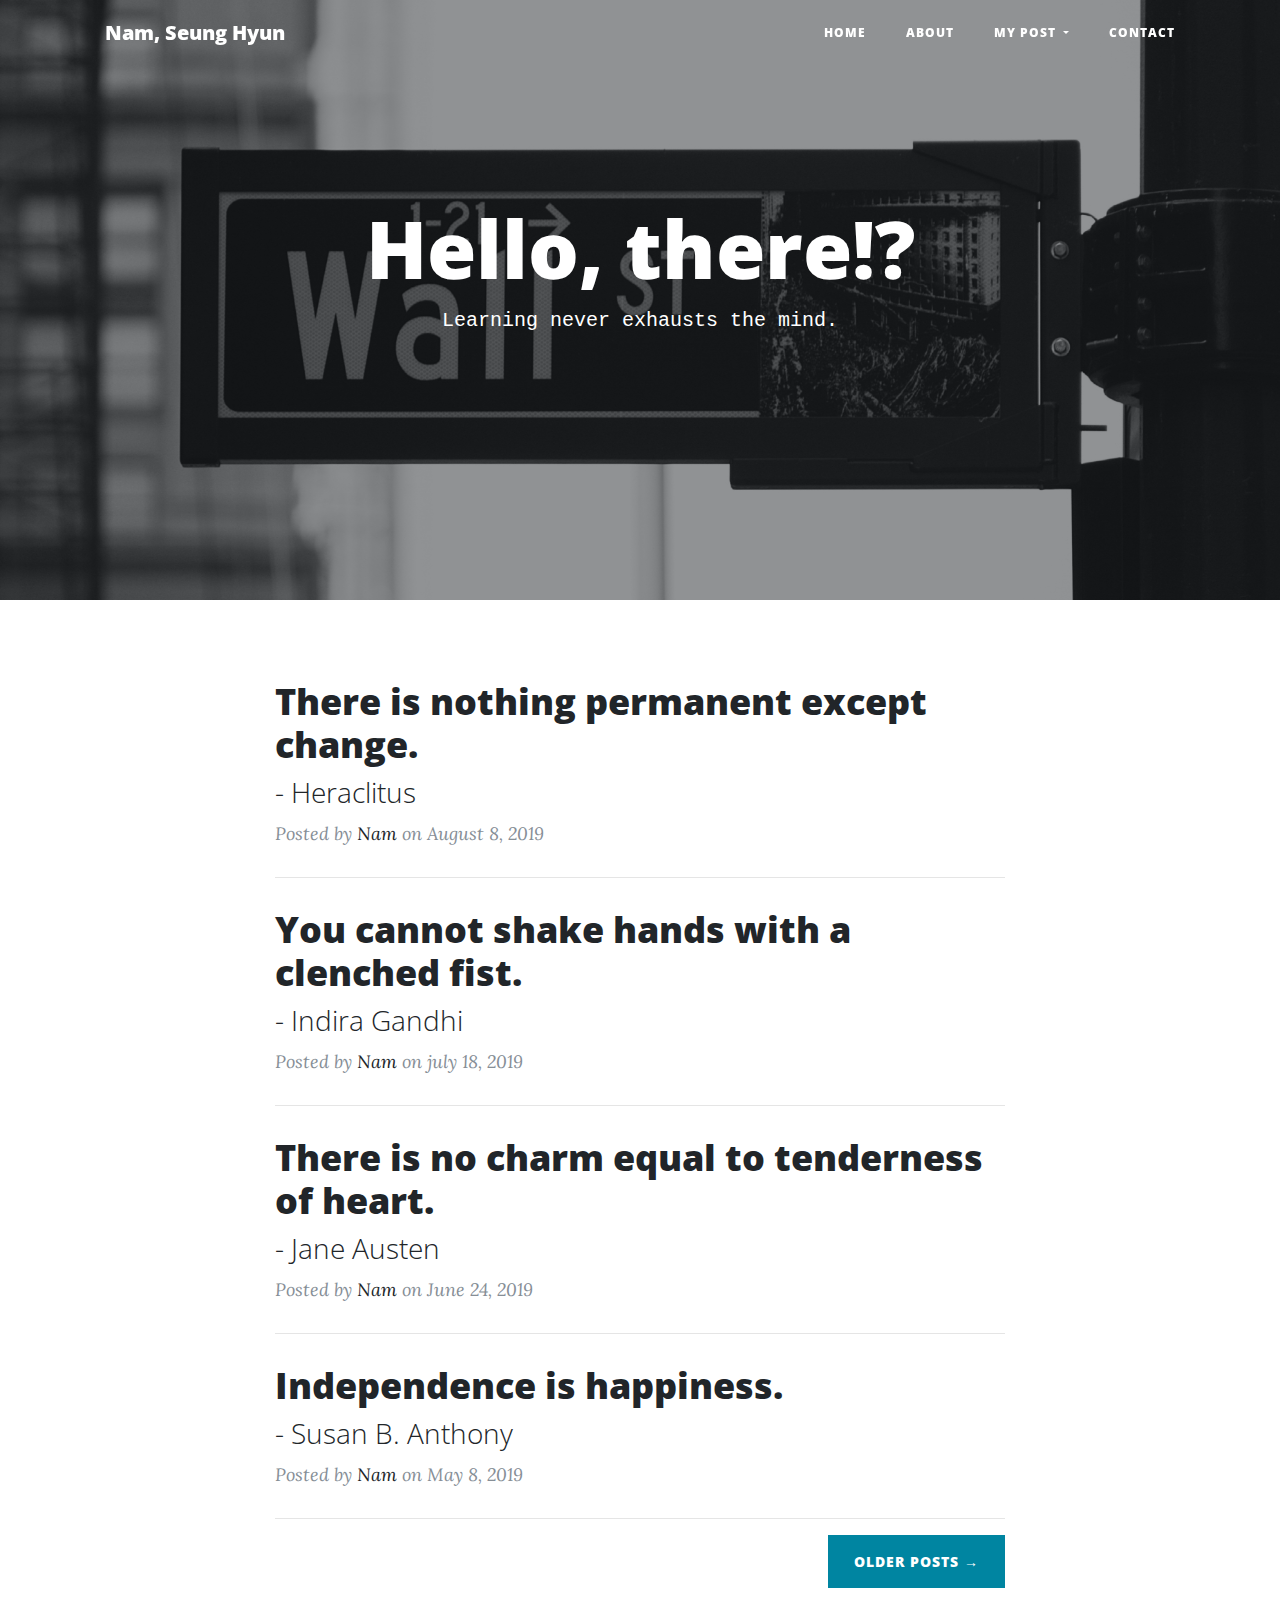
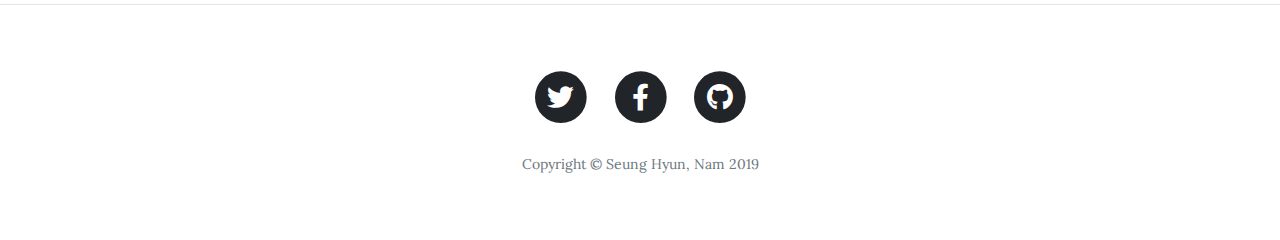
<file: index.html>
<!DOCTYPE html>
<html lang="ko">

<head>

  <meta charset="utf-8">
  <meta name="viewport" content="width=device-width, initial-scale=1, shrink-to-fit=no">
  <meta name="description" content="">
  <meta name="author" content="">

  <title>Clean Blog - Start Bootstrap Theme</title>

  <!-- Bootstrap core CSS -->
  <link href="vendor/bootstrap/css/bootstrap.min.css" rel="stylesheet">

  <!-- Custom fonts for this template -->
  <link href="vendor/fontawesome-free/css/all.min.css" rel="stylesheet" type="text/css">
  <link href='https://fonts.googleapis.com/css?family=Lora:400,700,400italic,700italic' rel='stylesheet'
    type='text/css'>
  <link
    href='https://fonts.googleapis.com/css?family=Open+Sans:300italic,400italic,600italic,700italic,800italic,400,300,600,700,800'
    rel='stylesheet' type='text/css'>

  <!-- Custom styles for this template -->
  <link href="css/clean-blog.css" rel="stylesheet">
  <link rel="stylesheet" href="https://cdnjs.cloudflare.com/ajax/libs/animate.css/3.7.2/animate.min.css">
</head>

<body>

  <!-- Navigation -->
  <nav class="navbar navbar-expand-lg navbar-light fixed-top" id="mainNav">
    <div class="container">
      <a class="navbar-brand" href="index.html">Nam, Seung Hyun</a>
      <button class="navbar-toggler navbar-toggler-right" type="button" data-toggle="collapse"
        data-target="#navbarResponsive" aria-controls="navbarResponsive" aria-expanded="false"
        aria-label="Toggle navigation">
        Menu
        <i class="fas fa-bars"></i>
      </button>
      <div class="collapse navbar-collapse" id="navbarResponsive">
        <ul class="navbar-nav ml-auto">
          <li class="nav-item">
            <a class="nav-link" href="index.html">Home</a>
          </li>
          <li class="nav-item">
            <a class="nav-link" href="about.html">About</a>
          </li>
          <li class="nav-item dropdown">
            <a class="nav-link dropdown-toggle" href="#" id="navbarDropdown" role="button" data-toggle="dropdown"
              aria-haspopup="true" aria-expanded="false">
              My post
              <div class="dropdown-menu" aria-labelledby="navbarDropdown">
                <a class="dropdown-item" href="post.html">My post</a>
                <a class="dropdown-item" href="#">R programing</a>
                <a class="dropdown-item" href="#">Maching Learning</a>
                <a class="dropdown-item" href="#">Python</a>
                <a class="dropdown-item" href="#">HTML & CSS</a>
                <a class="dropdown-item" href="#">Django</a>
                <div class="dropdown-divider"></div>
                <a class="dropdown-item" href="#">Something else here</a>
              </div>
          </li>
          <li class="nav-item">
            <a class="nav-link" href="contact.html">Contact</a>
          </li>
        </ul>
      </div>
    </div>
  </nav>

  <!-- Page Header -->
  <header class="masthead hov" style="background-image: url('img/home-bg.jpg'); height: 600px;">
    <div class="overlay"></div>
    <div class="container">
      <div class="row">
        <div class="col-lg-8 col-md-10 mx-auto">
          <div class="site-heading">
            <h1 class="txt animated shake">Hello, there!?</h1>
            <span class="text-monospace">Learning never exhausts the mind.</span>
          </div>
        </div>
      </div>
    </div>
  </header>

  <!-- Main Content -->
  <div class="container">
    <div class="row">
      <div class="col-lg-8 col-md-10 mx-auto">
        <div class="post-preview">
          <a href="post.html">
            <h2 class="post-title">
              There is nothing permanent except change.
            </h2>
            <h3 class="post-subtitle">
              - Heraclitus
            </h3>
          </a>
          <p class="post-meta">Posted by
            <a href="#">Nam</a>
            on August 8, 2019</p>
        </div>
        <hr>
        <div class="post-preview">
          <a href="post.html">
            <h2 class="post-title">
              You cannot shake hands with a clenched fist.
            </h2>
            <h3 class="post-subtitle">
              - Indira Gandhi
            </h3>
          </a>
          <p class="post-meta">Posted by
            <a href="#">Nam</a>
            on july 18, 2019</p>
        </div>
        <hr>
        <div class="post-preview">
          <a href="post.html">
            <h2 class="post-title">
              There is no charm equal to tenderness of heart.
            </h2>
            <h3 class="post-subtitle">
              - Jane Austen
            </h3>
          </a>
          <p class="post-meta">Posted by
            <a href="#">Nam</a>
            on June 24, 2019</p>
        </div>
        <hr>
        <div class="post-preview">
          <a href="post.html">
            <h2 class="post-title">
              Independence is happiness.
            </h2>
            <h3 class="post-subtitle">
              - Susan B. Anthony
            </h3>
          </a>
          <p class="post-meta">Posted by
            <a href="#">Nam</a>
            on May 8, 2019</p>
        </div>
        <hr>
        <!-- Pager -->
        <div class="clearfix">
          <a class="btn btn-primary float-right" href="#">Older Posts &rarr;</a>
        </div>
      </div>
    </div>
  </div>

  <hr>

  <!-- Footer -->
  <footer>
    <div class="container">
      <div class="row">
        <div class="col-lg-8 col-md-10 mx-auto">
          <ul class="list-inline text-center">
            <li class="list-inline-item">
              <a href="#">
                <span class="fa-stack fa-lg">
                  <i class="fas fa-circle fa-stack-2x"></i>
                  <i class="fab fa-twitter fa-stack-1x fa-inverse"></i>
                </span>
              </a>
            </li>
            <li class="list-inline-item">
              <a href="#">
                <span class="fa-stack fa-lg">
                  <i class="fas fa-circle fa-stack-2x"></i>
                  <i class="fab fa-facebook-f fa-stack-1x fa-inverse"></i>
                </span>
              </a>
            </li>
            <li class="list-inline-item">
              <a href="#">
                <span class="fa-stack fa-lg">
                  <i class="fas fa-circle fa-stack-2x"></i>
                  <i class="fab fa-github fa-stack-1x fa-inverse"></i>
                </span>
              </a>
            </li>
          </ul>
          <p class="copyright text-muted">Copyright &copy; Seung Hyun, Nam 2019</p>
        </div>
      </div>
    </div>
  </footer>


  <script src="https://code.jquery.com/jquery-3.3.1.slim.min.js"
    integrity="sha384-q8i/X+965DzO0rT7abK41JStQIAqVgRVzpbzo5smXKp4YfRvH+8abtTE1Pi6jizo" crossorigin="anonymous">
  </script>
  <script src="https://cdnjs.cloudflare.com/ajax/libs/popper.js/1.14.7/umd/popper.min.js"
    integrity="sha384-UO2eT0CpHqdSJQ6hJty5KVphtPhzWj9WO1clHTMGa3JDZwrnQq4sF86dIHNDz0W1" crossorigin="anonymous">
  </script>
  <script src="https://stackpath.bootstrapcdn.com/bootstrap/4.3.1/js/bootstrap.min.js"
    integrity="sha384-JjSmVgyd0p3pXB1rRibZUAYoIIy6OrQ6VrjIEaFf/nJGzIxFDsf4x0xIM+B07jRM" crossorigin="anonymous">
  </script>

  <!-- Custom scripts for this template -->
  <script src="js/clean-blog.min.js"></script>

</body>

</html>
</file>
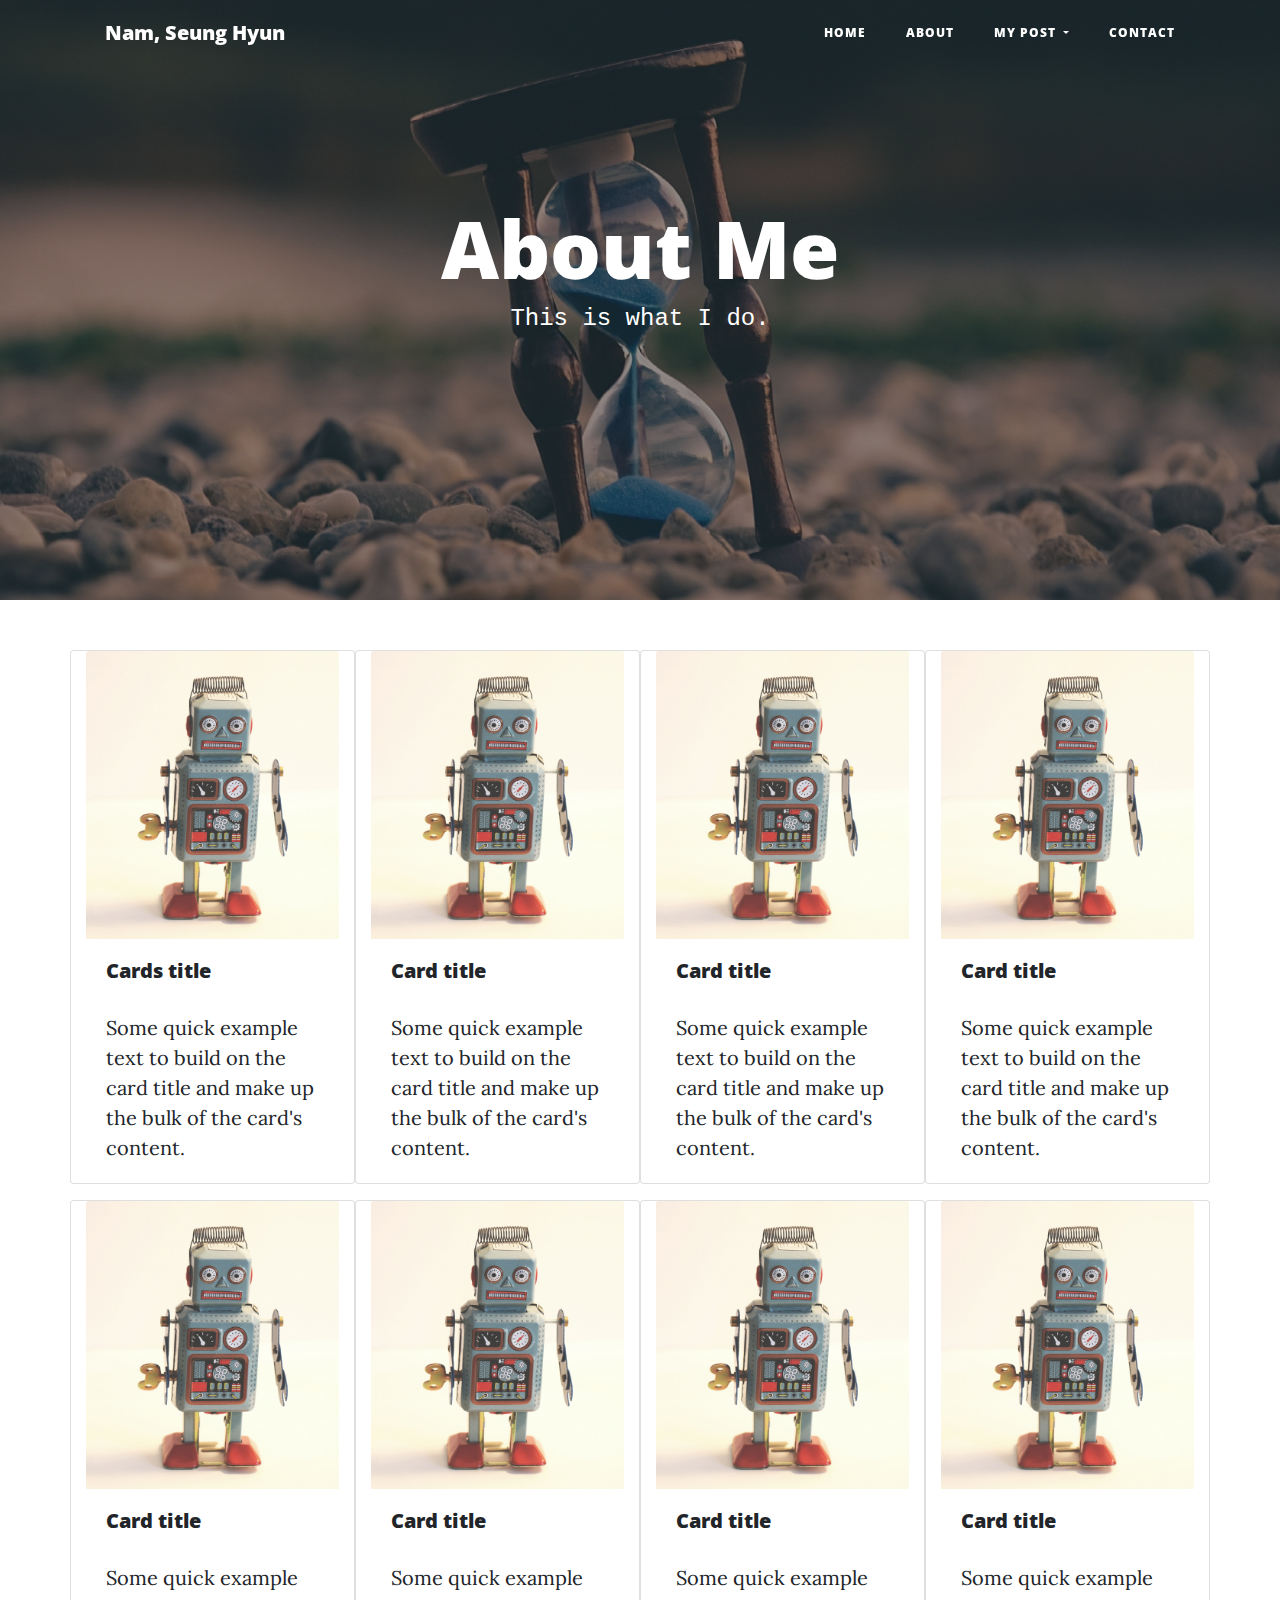
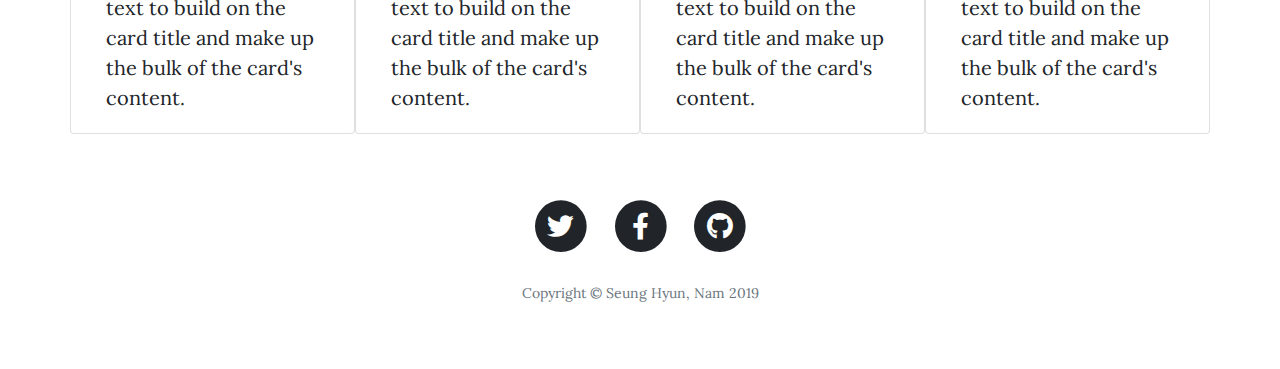
<file: about.html>
<!DOCTYPE html>
<html lang="ko">

<head>

  <meta charset="utf-8">
  <meta name="viewport" content="width=device-width, initial-scale=1, shrink-to-fit=no">
  <meta name="description" content="">
  <meta name="author" content="">

  <title>Clean Blog - Start Bootstrap Theme</title>

  <!-- Bootstrap core CSS -->
  <link href="vendor/bootstrap/css/bootstrap.css" rel="stylesheet">

  <!-- Custom fonts for this template -->
  <link href="vendor/fontawesome-free/css/all.min.css" rel="stylesheet" type="text/css">
  <link href='https://fonts.googleapis.com/css?family=Lora:400,700,400italic,700italic' rel='stylesheet'
    type='text/css'>
  <link
    href='https://fonts.googleapis.com/css?family=Open+Sans:300italic,400italic,600italic,700italic,800italic,400,300,600,700,800'
    rel='stylesheet' type='text/css'>

  <!-- Custom styles for this template -->
  <link href="css/clean-blog.css" rel="stylesheet">
  <link rel="stylesheet" href="https://cdnjs.cloudflare.com/ajax/libs/animate.css/3.7.2/animate.min.css">
</head>

<body>

  <!-- Navigation -->
  <nav class="navbar navbar-expand-lg navbar-light fixed-top" id="mainNav">
    <div class="container">
      <a class="navbar-brand" href="index.html">Nam, Seung Hyun</a>
      <button class="navbar-toggler navbar-toggler-right" type="button" data-toggle="collapse"
        data-target="#navbarResponsive" aria-controls="navbarResponsive" aria-expanded="false"
        aria-label="Toggle navigation">
        Menu
        <i class="fas fa-bars"></i>
      </button>
      <div class="collapse navbar-collapse" id="navbarResponsive">
        <ul class="navbar-nav ml-auto">
          <li class="nav-item">
            <a class="nav-link" href="index.html">Home</a>
          </li>
          <li class="nav-item">
            <a class="nav-link" href="about.html">About</a>
          </li>
          <li class="nav-item dropdown">
            <a class="nav-link dropdown-toggle" href="#" id="navbarDropdown" role="button" data-toggle="dropdown"
              aria-haspopup="true" aria-expanded="false">
              My post
              <div class="dropdown-menu" aria-labelledby="navbarDropdown">
                <a class="dropdown-item" href="post.html">My post</a>
                <a class="dropdown-item" href="#">R</a>
                <a class="dropdown-item" href="#">Maching Learning</a>
                <a class="dropdown-item" href="#">Python</a>
                <a class="dropdown-item" href="#">HTML & CSS</a>
                <a class="dropdown-item" href="#">Django</a>
                <div class="dropdown-divider"></div>
                <a class="dropdown-item" href="#">Something else here</a>
              </div>
          </li>
          <li class="nav-item">
            <a class="nav-link" href="contact.html">Contact</a>
          </li>
        </ul>
      </div>
    </div>
  </nav>

  <!-- Page Header -->
  <header class="masthead hov" style="background-image: url('img/about-bg.jpg'); height: 600px;">
    <div class="overlay"></div>
    <div class="container">
      <div class="row">
        <div class="col-lg-8 col-md-10 mx-auto">
          <div class="page-heading">
            <h1 class="txta animated bounce">About Me</h1>
            <span class="subheading text-monospace">This is what I do.</span>
          </div>
        </div>
      </div>
    </div>
  </header>

  <!-- Main Content -->
  <div class="container mt-3">
    <div class="row justify-content-around">
      <div class="card col-12 col-sm-6 col-md-4 col-lg-3 mb-3" style="width: 15rem;">
        <img src="img/robot.jpg" class="card-img-top" alt="#">
        <div class="card-body">
          <h5 class="card-title">Cards title</h5>
          <p class="card-text">Some quick example text to build on the card title and make up the bulk of the card's
            content.</p>
        </div>
      </div>
      <div class="card col-12 col-sm-6 col-md-4 col-lg-3 mb-3" style="width: 15rem;">
        <img src="img/robot.jpg" class="card-img-top" alt="#">
        <div class="card-body">
          <h5 class="card-title">Card title</h5>
          <p class="card-text">Some quick example text to build on the card title and make up the bulk of the card's
            content.</p>
        </div>
      </div>
      <div class="card col-12 col-sm-6 col-md-4 col-lg-3 mb-3" style="width: 15rem;">
        <img src="img/robot.jpg" class="card-img-top" alt="#">
        <div class="card-body">
          <h5 class="card-title">Card title</h5>
          <p class="card-text">Some quick example text to build on the card title and make up the bulk of the card's
            content.</p>
        </div>
      </div>
      <div class="card col-12 col-sm-6 col-md-4 col-lg-3 mb-3" style="width: 15rem;">
        <img src="img/robot.jpg" class="card-img-top" alt="#">
        <div class="card-body">
          <h5 class="card-title">Card title</h5>
          <p class="card-text">Some quick example text to build on the card title and make up the bulk of the card's
            content.</p>
        </div>
      </div>
      <div class="card col-12 col-sm-6 col-md-4 col-lg-3 mb-3" style="width: 15rem;">
        <img src="img/robot.jpg" class="card-img-top" alt="#">
        <div class="card-body">
          <h5 class="card-title">Card title</h5>
          <p class="card-text">Some quick example text to build on the card title and make up the bulk of the card's
            content.</p>
        </div>
      </div>
      <div class="card col-12 col-sm-6 col-md-4 col-lg-3 mb-3" style="width: 15rem;">
        <img src="img/robot.jpg" class="card-img-top" alt="#">
        <div class="card-body">
          <h5 class="card-title">Card title</h5>
          <p class="card-text">Some quick example text to build on the card title and make up the bulk of the card's
            content.</p>
        </div>
      </div>
      <div class="card col-12 col-sm-6 col-md-4 col-lg-3 mb-3" style="width: 15rem;">
        <img src="img/robot.jpg" class="card-img-top" alt="#">
        <div class="card-body">
          <h5 class="card-title">Card title</h5>
          <p class="card-text">Some quick example text to build on the card title and make up the bulk of the card's
            content.</p>
        </div>
      </div>
      <div class="card col-12 col-sm-6 col-md-4 col-lg-3 mb-3" style="width: 15rem;">
        <img src="img/robot.jpg" class="card-img-top" alt="#">
        <div class="card-body">
          <h5 class="card-title">Card title</h5>
          <p class="card-text">Some quick example text to build on the card title and make up the bulk of the card's
            content.</p>
        </div>
      </div>
    </div>
  </div>

  <!-- Footer -->
  <footer>
    <div class="container">
      <div class="row">
        <div class="col-lg-8 col-md-10 mx-auto">
          <ul class="list-inline text-center">
            <li class="list-inline-item">
              <a href="#">
                <span class="fa-stack fa-lg">
                  <i class="fas fa-circle fa-stack-2x"></i>
                  <i class="fab fa-twitter fa-stack-1x fa-inverse"></i>
                </span>
              </a>
            </li>
            <li class="list-inline-item">
              <a href="#">
                <span class="fa-stack fa-lg">
                  <i class="fas fa-circle fa-stack-2x"></i>
                  <i class="fab fa-facebook-f fa-stack-1x fa-inverse"></i>
                </span>
              </a>
            </li>
            <li class="list-inline-item">
              <a href="#">
                <span class="fa-stack fa-lg">
                  <i class="fas fa-circle fa-stack-2x"></i>
                  <i class="fab fa-github fa-stack-1x fa-inverse"></i>
                </span>
              </a>
            </li>
          </ul>
          <p class="copyright text-muted">Copyright &copy; Seung Hyun, Nam 2019</p>
        </div>
      </div>
    </div>
  </footer>


  <script src="https://code.jquery.com/jquery-3.3.1.slim.min.js"
    integrity="sha384-q8i/X+965DzO0rT7abK41JStQIAqVgRVzpbzo5smXKp4YfRvH+8abtTE1Pi6jizo" crossorigin="anonymous">
  </script>
  <script src="https://cdnjs.cloudflare.com/ajax/libs/popper.js/1.14.7/umd/popper.min.js"
    integrity="sha384-UO2eT0CpHqdSJQ6hJty5KVphtPhzWj9WO1clHTMGa3JDZwrnQq4sF86dIHNDz0W1" crossorigin="anonymous">
  </script>
  <script src="https://stackpath.bootstrapcdn.com/bootstrap/4.3.1/js/bootstrap.min.js"
    integrity="sha384-JjSmVgyd0p3pXB1rRibZUAYoIIy6OrQ6VrjIEaFf/nJGzIxFDsf4x0xIM+B07jRM" crossorigin="anonymous">
  </script>

  <!-- Custom scripts for this template -->
  <script src="js/clean-blog.min.js"></script>

</body>

</html>
</file>
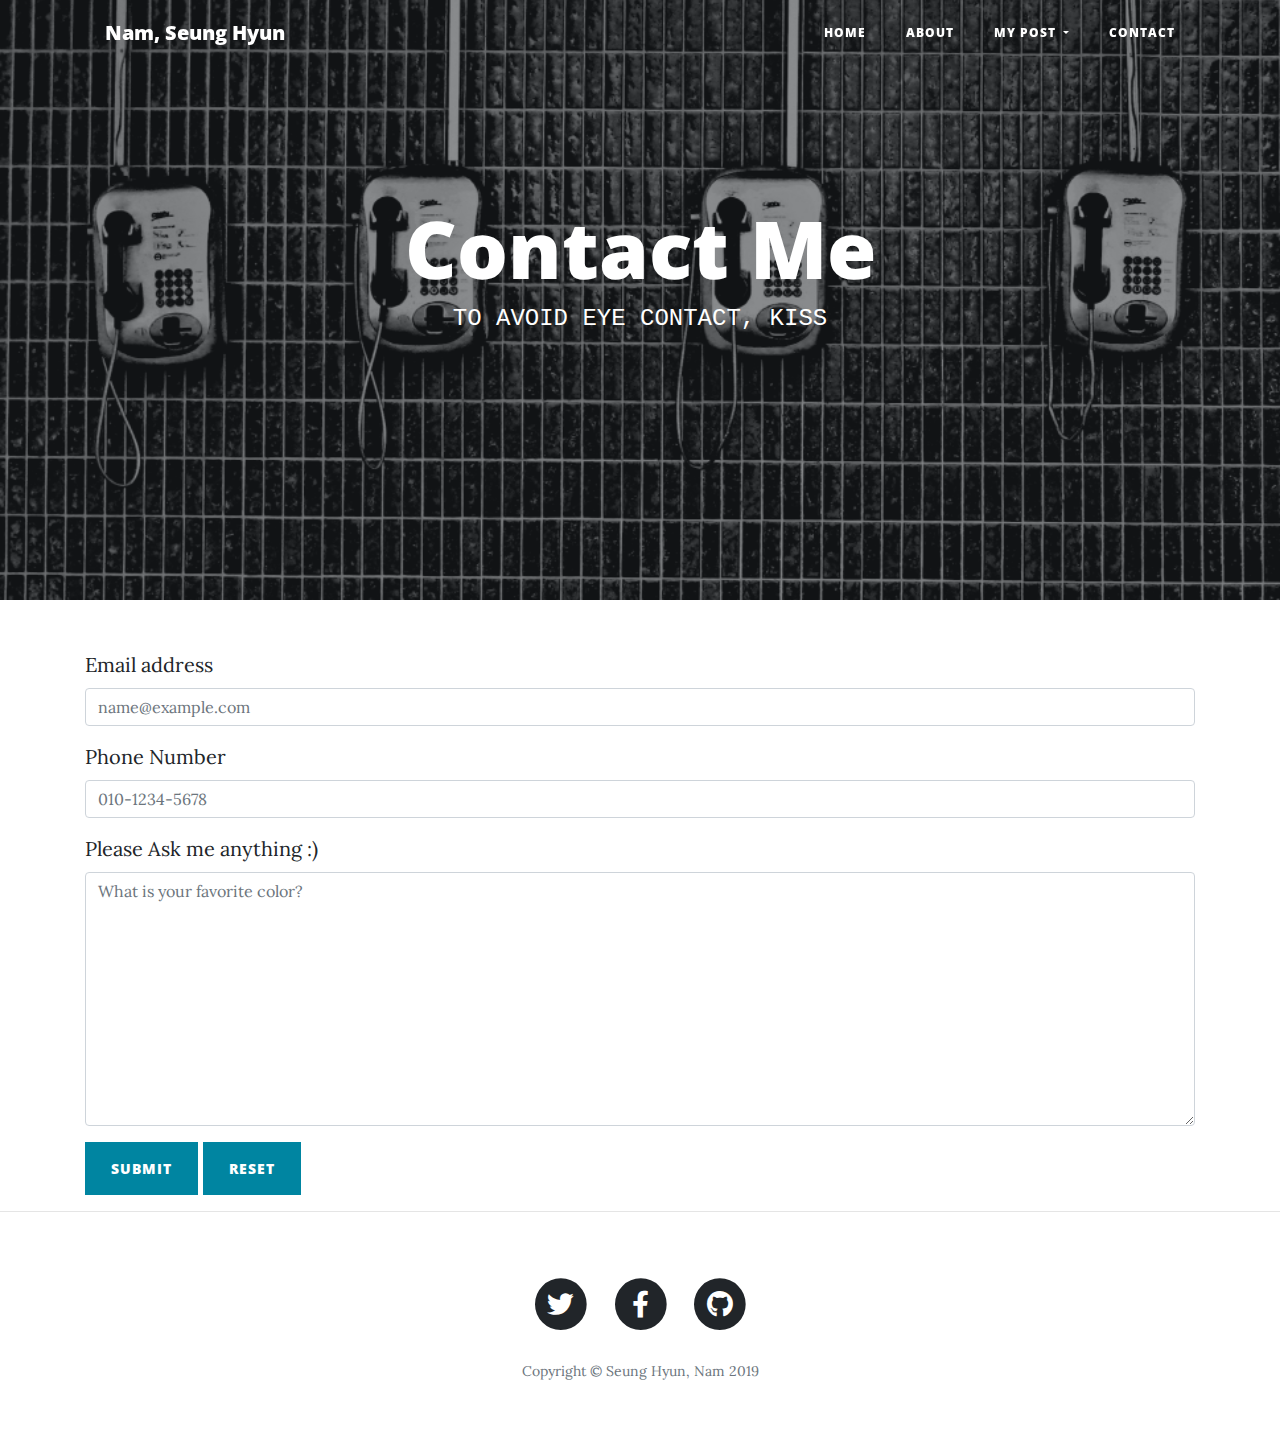
<file: contact.html>
<!DOCTYPE html>
<html lang="ko">

<head>

  <meta charset="utf-8">
  <meta name="viewport" content="width=device-width, initial-scale=1, shrink-to-fit=no">
  <meta name="description" content="">
  <meta name="author" content="">

  <title>Clean Blog - Start Bootstrap Theme</title>

  <!-- Bootstrap core CSS -->
  <link href="vendor/bootstrap/css/bootstrap.min.css" rel="stylesheet">

  <!-- Custom fonts for this template -->
  <link href="vendor/fontawesome-free/css/all.min.css" rel="stylesheet" type="text/css">
  <link href='https://fonts.googleapis.com/css?family=Lora:400,700,400italic,700italic' rel='stylesheet'
    type='text/css'>
  <link
    href='https://fonts.googleapis.com/css?family=Open+Sans:300italic,400italic,600italic,700italic,800italic,400,300,600,700,800'
    rel='stylesheet' type='text/css'>

  <!-- Custom styles for this template -->
  <link href="css/clean-blog.css" rel="stylesheet">
  <link rel="stylesheet" href="https://cdnjs.cloudflare.com/ajax/libs/animate.css/3.7.2/animate.min.css">
</head>

<body>

  <!-- Navigation -->
  <nav class="navbar navbar-expand-lg navbar-light fixed-top" id="mainNav">
    <div class="container">
      <a class="navbar-brand" href="index.html">Nam, Seung Hyun</a>
      <button class="navbar-toggler navbar-toggler-right" type="button" data-toggle="collapse"
        data-target="#navbarResponsive" aria-controls="navbarResponsive" aria-expanded="false"
        aria-label="Toggle navigation">
        Menu
        <i class="fas fa-bars"></i>
      </button>
      <div class="collapse navbar-collapse" id="navbarResponsive">
        <ul class="navbar-nav ml-auto">
          <li class="nav-item">
            <a class="nav-link" href="index.html">Home</a>
          </li>
          <li class="nav-item">
            <a class="nav-link" href="about.html">About</a>
          </li>
          <li class="nav-item dropdown">
            <a class="nav-link dropdown-toggle" href="#" id="navbarDropdown" role="button" data-toggle="dropdown"
              aria-haspopup="true" aria-expanded="false">
              My post
              <div class="dropdown-menu" aria-labelledby="navbarDropdown">
                <a class="dropdown-item" href="post.html">My post</a>
                <a class="dropdown-item" href="#">R</a>
                <a class="dropdown-item" href="#">Maching Learning</a>
                <a class="dropdown-item" href="#">Python</a>
                <a class="dropdown-item" href="#">HTML & CSS</a>
                <a class="dropdown-item" href="#">Django</a>
                <div class="dropdown-divider"></div>
                <a class="dropdown-item" href="#">Something else here</a>
              </div>
          </li>
          <li class="nav-item">
            <a class="nav-link" href="contact.html">Contact</a>
          </li>
        </ul>
      </div>
    </div>
  </nav>

  <!-- Page Header -->
  <header class="masthead" style="background-image: url('img/contact-bg.jpg'); height: 600px;">
    <div class="overlay"></div>
    <div class="container">
      <div class="row">
        <div class="col-lg-8 col-md-10 mx-auto">
          <div class="page-heading">
            <h1 class="txta animated bounce">Contact Me</h1>
            <span class="subheading text-monospace">TO AVOID EYE CONTACT, KISS</span>
          </div>
        </div>
      </div>
    </div>
  </header>

  <!-- Main Content -->
  <div class="container">
    <form action="gtsmell@gmail.com" method="post" enctype="text/plain">
      <div class="form-group">
        <label for="exampleFormControlInput1">Email address</label>
        <input type="email" class="form-control" id="exampleFormControlInput1" placeholder="name@example.com">
      </div>
      <div class="form-group">
        <label for="exampleFormControlInput1">Phone Number</label>
        <input class="form-control" type="Number" placeholder="010-1234-5678">
      </div>
      <div class="form-group">
        <label for="exampleFormControlTextarea1">Please Ask me anything :)</label>
        <textarea class="form-control" id="exampleFormControlTextarea1" rows="10" placeholder="What is your favorite color?"></textarea>
      </div>
      <input class="btn btn-primary" type="submit" value="Submit">
      <input class="btn btn-primary" type="reset" value="Reset">
    </form>
  </div>

  <hr>

  <!-- Footer -->
  <footer>
    <div class="container">
      <div class="row">
        <div class="col-lg-8 col-md-10 mx-auto">
          <ul class="list-inline text-center">
            <li class="list-inline-item">
              <a href="#">
                <span class="fa-stack fa-lg">
                  <i class="fas fa-circle fa-stack-2x"></i>
                  <i class="fab fa-twitter fa-stack-1x fa-inverse"></i>
                </span>
              </a>
            </li>
            <li class="list-inline-item">
              <a href="#">
                <span class="fa-stack fa-lg">
                  <i class="fas fa-circle fa-stack-2x"></i>
                  <i class="fab fa-facebook-f fa-stack-1x fa-inverse"></i>
                </span>
              </a>
            </li>
            <li class="list-inline-item">
              <a href="#">
                <span class="fa-stack fa-lg">
                  <i class="fas fa-circle fa-stack-2x"></i>
                  <i class="fab fa-github fa-stack-1x fa-inverse"></i>
                </span>
              </a>
            </li>
          </ul>
          <p class="copyright text-muted">Copyright &copy; Seung Hyun, Nam 2019</p>
        </div>
      </div>
    </div>
  </footer>

  <script src="https://code.jquery.com/jquery-3.3.1.slim.min.js"
    integrity="sha384-q8i/X+965DzO0rT7abK41JStQIAqVgRVzpbzo5smXKp4YfRvH+8abtTE1Pi6jizo" crossorigin="anonymous">
  </script>
  <script src="https://cdnjs.cloudflare.com/ajax/libs/popper.js/1.14.7/umd/popper.min.js"
    integrity="sha384-UO2eT0CpHqdSJQ6hJty5KVphtPhzWj9WO1clHTMGa3JDZwrnQq4sF86dIHNDz0W1" crossorigin="anonymous">
  </script>
  <script src="https://stackpath.bootstrapcdn.com/bootstrap/4.3.1/js/bootstrap.min.js"
    integrity="sha384-JjSmVgyd0p3pXB1rRibZUAYoIIy6OrQ6VrjIEaFf/nJGzIxFDsf4x0xIM+B07jRM" crossorigin="anonymous">
  </script>

  <!-- Custom scripts for this template -->
  <script src="js/clean-blog.min.js"></script>

</body>

</html>
</file>
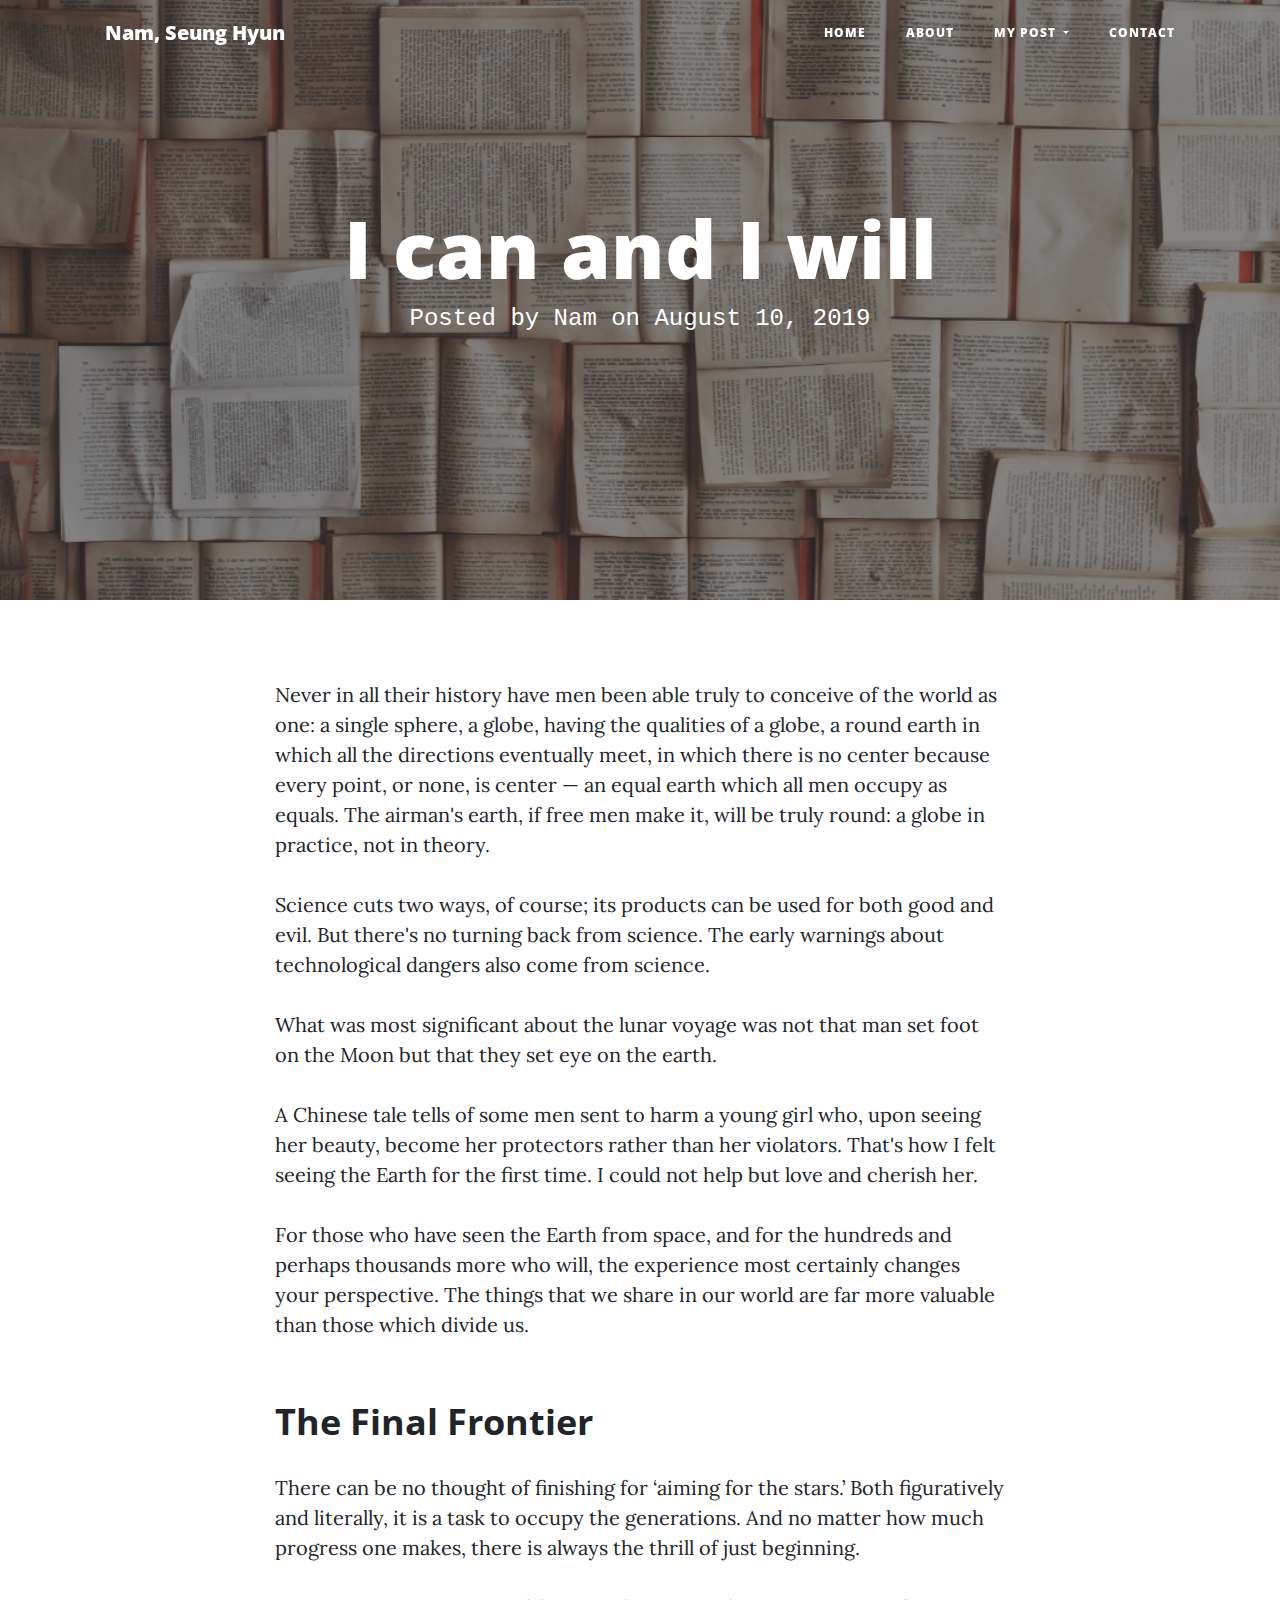
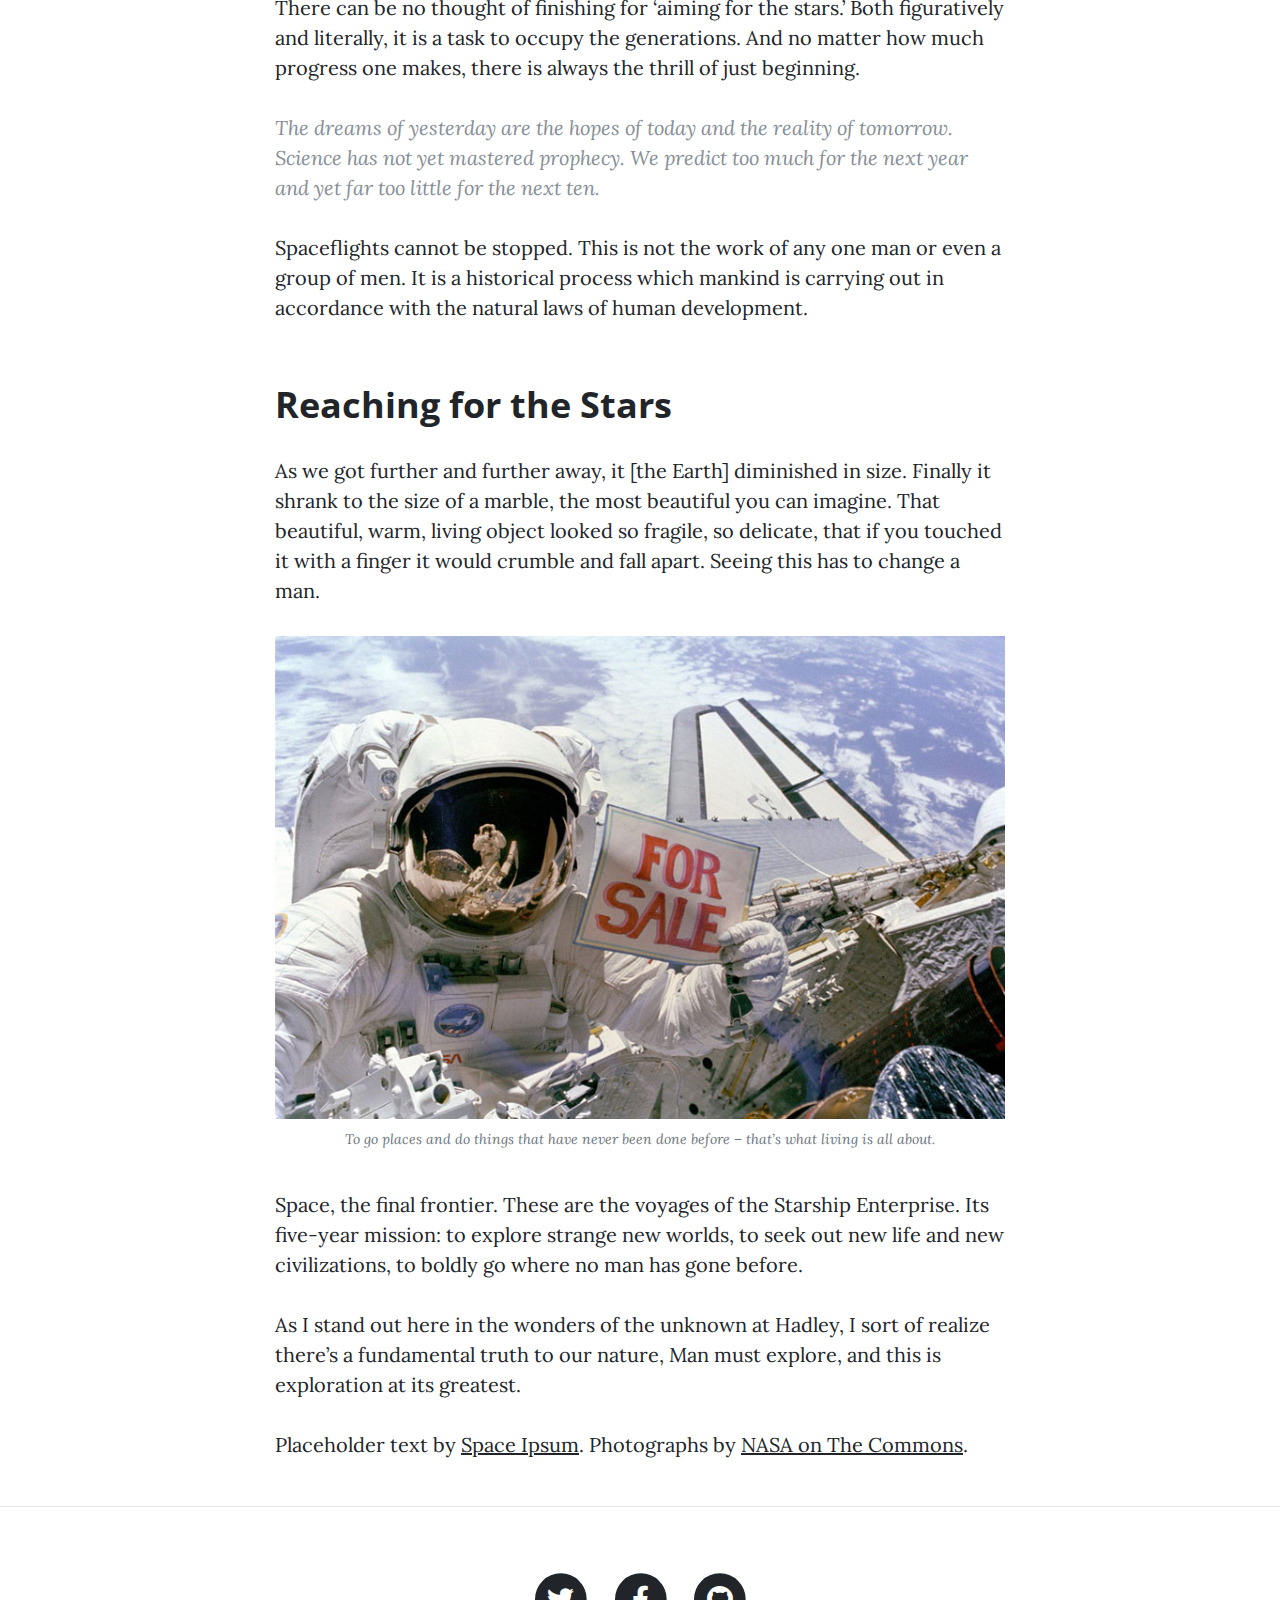
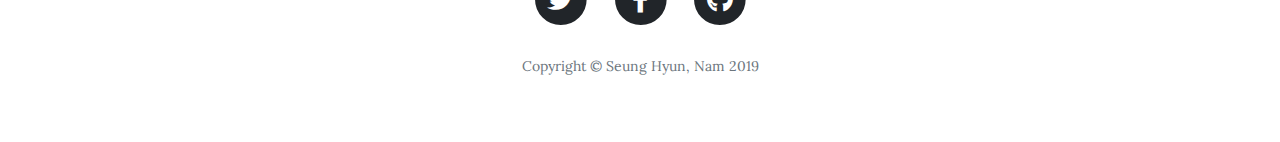
<file: post.html>
<!DOCTYPE html>
<html lang="ko">

<head>

  <meta charset="utf-8">
  <meta name="viewport" content="width=device-width, initial-scale=1, shrink-to-fit=no">
  <meta name="description" content="">
  <meta name="author" content="">

  <title>Clean Blog - Start Bootstrap Theme</title>

  <!-- Bootstrap core CSS -->
  <link href="vendor/bootstrap/css/bootstrap.min.css" rel="stylesheet">

  <!-- Custom fonts for this template -->
  <link href="vendor/fontawesome-free/css/all.min.css" rel="stylesheet" type="text/css">
  <link href='https://fonts.googleapis.com/css?family=Lora:400,700,400italic,700italic' rel='stylesheet'
    type='text/css'>
  <link
    href='https://fonts.googleapis.com/css?family=Open+Sans:300italic,400italic,600italic,700italic,800italic,400,300,600,700,800'
    rel='stylesheet' type='text/css'>

  <!-- Custom styles for this template -->
  <link href="css/clean-blog.css" rel="stylesheet">
  <link rel="stylesheet" href="https://cdnjs.cloudflare.com/ajax/libs/animate.css/3.7.2/animate.min.css">
</head>

<body>

  <!-- Navigation -->
  <nav class="navbar navbar-expand-lg navbar-light fixed-top" id="mainNav">
    <div class="container">
      <a class="navbar-brand" href="index.html">Nam, Seung Hyun</a>
      <button class="navbar-toggler navbar-toggler-right" type="button" data-toggle="collapse"
        data-target="#navbarResponsive" aria-controls="navbarResponsive" aria-expanded="false"
        aria-label="Toggle navigation">
        Menu
        <i class="fas fa-bars"></i>
      </button>
      <div class="collapse navbar-collapse" id="navbarResponsive">
        <ul class="navbar-nav ml-auto">
          <li class="nav-item">
            <a class="nav-link" href="index.html">Home</a>
          </li>
          <li class="nav-item">
            <a class="nav-link" href="about.html">About</a>
          </li>
          <li class="nav-item dropdown">
            <a class="nav-link dropdown-toggle" href="#" id="navbarDropdown" role="button" data-toggle="dropdown"
              aria-haspopup="true" aria-expanded="false">
              My post
              <div class="dropdown-menu" aria-labelledby="navbarDropdown">
                <a class="dropdown-item" href="post.html">My post</a>
                <a class="dropdown-item" href="#">R</a>
                <a class="dropdown-item" href="#">Maching Learning</a>
                <a class="dropdown-item" href="#">Python</a>
                <a class="dropdown-item" href="#">HTML & CSS</a>
                <a class="dropdown-item" href="#">Django</a>
                <div class="dropdown-divider"></div>
                <a class="dropdown-item" href="#">Something else here</a>
              </div>
          </li>
          <li class="nav-item">
            <a class="nav-link" href="contact.html">Contact</a>
          </li>
        </ul>
      </div>
    </div>
  </nav>

  <!-- Page Header -->
  <header class="masthead hov" style="background-image: url('img/post-bg.jpg'); height: 600px;">
    <div class="overlay"></div>
    <div class="container">
      <div class="row">
        <div class="col-lg-8 col-md-10 mx-auto">
          <div class="site-heading">
            <h1 class="txt animated bounce">I can and I will</h1>
            <span class="subheading text-monospace">Posted by Nam on August 10, 2019</span>
          </div>
        </div>
      </div>
    </div>
  </header>


  <!-- Post Content -->
  <article>
    <div class="container">
      <div class="row">
        <div class="col-lg-8 col-md-10 mx-auto">
          <p>Never in all their history have men been able truly to conceive of the world as one: a single sphere, a
            globe, having the qualities of a globe, a round earth in which all the directions eventually meet, in which
            there is no center because every point, or none, is center — an equal earth which all men occupy as equals.
            The airman's earth, if free men make it, will be truly round: a globe in practice, not in theory.</p>

          <p>Science cuts two ways, of course; its products can be used for both good and evil. But there's no turning
            back from science. The early warnings about technological dangers also come from science.</p>

          <p>What was most significant about the lunar voyage was not that man set foot on the Moon but that they set
            eye on the earth.</p>

          <p>A Chinese tale tells of some men sent to harm a young girl who, upon seeing her beauty, become her
            protectors rather than her violators. That's how I felt seeing the Earth for the first time. I could not
            help but love and cherish her.</p>

          <p>For those who have seen the Earth from space, and for the hundreds and perhaps thousands more who will, the
            experience most certainly changes your perspective. The things that we share in our world are far more
            valuable than those which divide us.</p>

          <h2 class="section-heading">The Final Frontier</h2>

          <p>There can be no thought of finishing for ‘aiming for the stars.’ Both figuratively and literally, it is a
            task to occupy the generations. And no matter how much progress one makes, there is always the thrill of
            just beginning.</p>

          <p>There can be no thought of finishing for ‘aiming for the stars.’ Both figuratively and literally, it is a
            task to occupy the generations. And no matter how much progress one makes, there is always the thrill of
            just beginning.</p>

          <blockquote class="blockquote">The dreams of yesterday are the hopes of today and the reality of tomorrow.
            Science has not yet mastered prophecy. We predict too much for the next year and yet far too little for the
            next ten.</blockquote>

          <p>Spaceflights cannot be stopped. This is not the work of any one man or even a group of men. It is a
            historical process which mankind is carrying out in accordance with the natural laws of human development.
          </p>

          <h2 class="section-heading">Reaching for the Stars</h2>

          <p>As we got further and further away, it [the Earth] diminished in size. Finally it shrank to the size of a
            marble, the most beautiful you can imagine. That beautiful, warm, living object looked so fragile, so
            delicate, that if you touched it with a finger it would crumble and fall apart. Seeing this has to change a
            man.</p>

          <a href="#">
            <img class="img-fluid" src="img/post-sample-image.jpg" alt="">
          </a>
          <span class="caption text-muted">To go places and do things that have never been done before – that’s what
            living is all about.</span>

          <p>Space, the final frontier. These are the voyages of the Starship Enterprise. Its five-year mission: to
            explore strange new worlds, to seek out new life and new civilizations, to boldly go where no man has gone
            before.</p>

          <p>As I stand out here in the wonders of the unknown at Hadley, I sort of realize there’s a fundamental truth
            to our nature, Man must explore, and this is exploration at its greatest.</p>

          <p>Placeholder text by
            <a href="http://spaceipsum.com/">Space Ipsum</a>. Photographs by
            <a href="https://www.flickr.com/photos/nasacommons/">NASA on The Commons</a>.</p>
        </div>
      </div>
    </div>
  </article>

  <hr>

  <!-- Footer -->
  <footer>
    <div class="container">
      <div class="row">
        <div class="col-lg-8 col-md-10 mx-auto">
          <ul class="list-inline text-center">
            <li class="list-inline-item">
              <a href="#">
                <span class="fa-stack fa-lg">
                  <i class="fas fa-circle fa-stack-2x"></i>
                  <i class="fab fa-twitter fa-stack-1x fa-inverse"></i>
                </span>
              </a>
            </li>
            <li class="list-inline-item">
              <a href="#">
                <span class="fa-stack fa-lg">
                  <i class="fas fa-circle fa-stack-2x"></i>
                  <i class="fab fa-facebook-f fa-stack-1x fa-inverse"></i>
                </span>
              </a>
            </li>
            <li class="list-inline-item">
              <a href="#">
                <span class="fa-stack fa-lg">
                  <i class="fas fa-circle fa-stack-2x"></i>
                  <i class="fab fa-github fa-stack-1x fa-inverse"></i>
                </span>
              </a>
            </li>
          </ul>
          <p class="copyright text-muted">Copyright &copy; Seung Hyun, Nam 2019</p>
        </div>
      </div>
    </div>
  </footer>


  <script src="https://code.jquery.com/jquery-3.3.1.slim.min.js"
    integrity="sha384-q8i/X+965DzO0rT7abK41JStQIAqVgRVzpbzo5smXKp4YfRvH+8abtTE1Pi6jizo" crossorigin="anonymous">
  </script>
  <script src="https://cdnjs.cloudflare.com/ajax/libs/popper.js/1.14.7/umd/popper.min.js"
    integrity="sha384-UO2eT0CpHqdSJQ6hJty5KVphtPhzWj9WO1clHTMGa3JDZwrnQq4sF86dIHNDz0W1" crossorigin="anonymous">
  </script>
  <script src="https://stackpath.bootstrapcdn.com/bootstrap/4.3.1/js/bootstrap.min.js"
    integrity="sha384-JjSmVgyd0p3pXB1rRibZUAYoIIy6OrQ6VrjIEaFf/nJGzIxFDsf4x0xIM+B07jRM" crossorigin="anonymous">
  </script>

  <!-- Custom scripts for this template -->
  <script src="js/clean-blog.min.js"></script>

</body>

</html>
</file>
<file: css/clean-blog.css>
/*!
 * Start Bootstrap - Clean Blog v5.0.7 (https://startbootstrap.com/template-overviews/clean-blog)
 * Copyright 2013-2019 Start Bootstrap
 * Licensed under MIT (https://github.com/BlackrockDigital/startbootstrap-clean-blog/blob/master/LICENSE)
 */

body {
  font-size: 20px;
  color: #212529;
  font-family: 'Lora', 'Times New Roman', serif;
}

p {
  line-height: 1.5;
  margin: 30px 0;
}

p a {
  text-decoration: underline;
}

h1,
h2,
h3,
h4,
h5,
h6 {
  font-weight: 800;
  font-family: 'Open Sans', 'Helvetica Neue', Helvetica, Arial, sans-serif;
}

.txt:hover {
  color: rgb(86, 139, 253);
  animation-duration: 1s;
  animation-delay: 0;
}

.txta {
  animation-duration: 2s;
  animation-delay: 0;
}

.hov:hover {
  opacity: 0.9;
}

a {
  color: #212529;
  -webkit-transition: all 0.2s;
  transition: all 0.2s;
}

a:focus,
a:hover {
  color: #0085A1;
}

blockquote {
  font-style: italic;
  color: #868e96;
}

.section-heading {
  font-size: 36px;
  font-weight: 700;
  margin-top: 60px;
}

.caption {
  font-size: 14px;
  font-style: italic;
  display: block;
  margin: 0;
  padding: 10px;
  text-align: center;
  border-bottom-right-radius: 5px;
  border-bottom-left-radius: 5px;
}

::-moz-selection {
  color: #fff;
  background: #0085A1;
  text-shadow: none;
}

::selection {
  color: #fff;
  background: #0085A1;
  text-shadow: none;
}

img::-moz-selection {
  color: #fff;
  background: transparent;
}

img::selection {
  color: #fff;
  background: transparent;
}

img::-moz-selection {
  color: #fff;
  background: transparent;
}

#mainNav {
  position: absolute;
  border-bottom: 1px solid #e9ecef;
  background-color: white;
  font-family: 'Open Sans', 'Helvetica Neue', Helvetica, Arial, sans-serif;
}

#mainNav .navbar-brand {
  font-weight: 800;
  color: #343a40;
}

#mainNav .navbar-toggler {
  font-size: 12px;
  font-weight: 800;
  padding: 13px;
  text-transform: uppercase;
  color: #343a40;
}

#mainNav .navbar-nav>li.nav-item>a {
  font-size: 12px;
  font-weight: 800;
  letter-spacing: 1px;
  text-transform: uppercase;
}

@media only screen and (min-width: 992px) {
  #mainNav {
    border-bottom: 1px solid transparent;
    background: transparent;
  }

  #mainNav .navbar-brand {
    padding: 10px 20px;
    color: #fff;
  }

  #mainNav .navbar-brand:focus,
  #mainNav .navbar-brand:hover {
    color: rgba(255, 255, 255, 0.8);
  }

  #mainNav .navbar-nav>li.nav-item>a {
    padding: 10px 20px;
    color: #fff;
  }

  #mainNav .navbar-nav>li.nav-item>a:focus,
  #mainNav .navbar-nav>li.nav-item>a:hover {
    color: rgba(255, 255, 255, 0.8);
  }
}

@media only screen and (min-width: 992px) {
  #mainNav {
    -webkit-transition: background-color 0.2s;
    transition: background-color 0.2s;
    /* Force Hardware Acceleration in WebKit */
    -webkit-transform: translate3d(0, 0, 0);
    transform: translate3d(0, 0, 0);
    -webkit-backface-visibility: hidden;
  }

  #mainNav.is-fixed {
    /* when the user scrolls down, we hide the header right above the viewport */
    position: fixed;
    top: -67px;
    -webkit-transition: -webkit-transform 0.2s;
    transition: -webkit-transform 0.2s;
    transition: transform 0.2s;
    transition: transform 0.2s, -webkit-transform 0.2s;
    border-bottom: 1px solid white;
    background-color: rgba(255, 255, 255, 0.9);
  }

  #mainNav.is-fixed .navbar-brand {
    color: #212529;
  }

  #mainNav.is-fixed .navbar-brand:focus,
  #mainNav.is-fixed .navbar-brand:hover {
    color: #0085A1;
  }

  #mainNav.is-fixed .navbar-nav>li.nav-item>a {
    color: #212529;
  }

  #mainNav.is-fixed .navbar-nav>li.nav-item>a:focus,
  #mainNav.is-fixed .navbar-nav>li.nav-item>a:hover {
    color: #0085A1;
  }

  #mainNav.is-visible {
    /* if the user changes the scrolling direction, we show the header */
    -webkit-transform: translate3d(0, 100%, 0);
    transform: translate3d(0, 100%, 0);
  }
}

header.masthead {
  margin-bottom: 50px;
  background: no-repeat center center;
  background-color: #868e96;
  background-attachment: scroll;
  position: relative;
  background-size: cover;
}

header.masthead .overlay {
  position: absolute;
  top: 0;
  left: 0;
  height: 100%;
  width: 100%;
  background-color: #212529;
  opacity: 0.5;
}

header.masthead .page-heading,
header.masthead .post-heading,
header.masthead .site-heading {
  padding: 200px 0 150px;
  color: white;
}

@media only screen and (min-width: 768px) {

  header.masthead .page-heading,
  header.masthead .post-heading,
  header.masthead .site-heading {
    padding: 200px 0;
  }
}

header.masthead .page-heading,
header.masthead .site-heading {
  text-align: center;
}

header.masthead .page-heading h1,
header.masthead .site-heading h1 {
  font-size: 50px;
  margin-top: 0;
}

header.masthead .page-heading .subheading,
header.masthead .site-heading .subheading {
  font-size: 24px;
  font-weight: 300;
  line-height: 1.1;
  display: block;
  margin: 10px 0 0;
  font-family: 'Open Sans', 'Helvetica Neue', Helvetica, Arial, sans-serif;
}

@media only screen and (min-width: 768px) {

  header.masthead .page-heading h1,
  header.masthead .site-heading h1 {
    font-size: 80px;
  }
}

header.masthead .post-heading h1 {
  font-size: 35px;
}

header.masthead .post-heading .meta,
header.masthead .post-heading .subheading {
  line-height: 1.1;
  display: block;
}

header.masthead .post-heading .subheading {
  font-size: 24px;
  font-weight: 600;
  margin: 10px 0 30px;
  font-family: 'Open Sans', 'Helvetica Neue', Helvetica, Arial, sans-serif;
}

header.masthead .post-heading .meta {
  font-size: 20px;
  font-weight: 300;
  font-style: italic;
  font-family: 'Lora', 'Times New Roman', serif;
}

header.masthead .post-heading .meta a {
  color: #fff;
}

@media only screen and (min-width: 768px) {
  header.masthead .post-heading h1 {
    font-size: 55px;
  }

  header.masthead .post-heading .subheading {
    font-size: 30px;
  }
}

.post-preview>a {
  color: #212529;
}

.post-preview>a:focus,
.post-preview>a:hover {
  text-decoration: none;
  color: #0085A1;
}

.post-preview>a>.post-title {
  font-size: 30px;
  margin-top: 30px;
  margin-bottom: 10px;
}

.post-preview>a>.post-subtitle {
  font-weight: 300;
  margin: 0 0 10px;
}

.post-preview>.post-meta {
  font-size: 18px;
  font-style: italic;
  margin-top: 0;
  color: #868e96;
}

.post-preview>.post-meta>a {
  text-decoration: none;
  color: #212529;
}

.post-preview>.post-meta>a:focus,
.post-preview>.post-meta>a:hover {
  text-decoration: underline;
  color: #0085A1;
}

@media only screen and (min-width: 768px) {
  .post-preview>a>.post-title {
    font-size: 36px;
  }
}

.floating-label-form-group {
  font-size: 14px;
  position: relative;
  margin-bottom: 0;
  padding-bottom: 0.5em;
  border-bottom: 1px solid #dee2e6;
}

.floating-label-form-group input,
.floating-label-form-group textarea {
  font-size: 1.5em;
  position: relative;
  z-index: 1;
  padding: 0;
  resize: none;
  border: none;
  border-radius: 0;
  background: none;
  -webkit-box-shadow: none !important;
  box-shadow: none !important;
  font-family: 'Lora', 'Times New Roman', serif;
}

.floating-label-form-group input::-webkit-input-placeholder,
.floating-label-form-group textarea::-webkit-input-placeholder {
  color: #868e96;
  font-family: 'Lora', 'Times New Roman', serif;
}

.floating-label-form-group label {
  font-size: 0.85em;
  line-height: 1.764705882em;
  position: relative;
  z-index: 0;
  top: 2em;
  display: block;
  margin: 0;
  -webkit-transition: top 0.3s ease, opacity 0.3s ease;
  transition: top 0.3s ease, opacity 0.3s ease;
  vertical-align: middle;
  vertical-align: baseline;
  opacity: 0;
}

.floating-label-form-group .help-block {
  margin: 15px 0;
}

.floating-label-form-group-with-value label {
  top: 0;
  opacity: 1;
}

.floating-label-form-group-with-focus label {
  color: #0085A1;
}

form .form-group:first-child .floating-label-form-group {
  border-top: 1px solid #dee2e6;
}

footer {
  padding: 50px 0 65px;
}

footer .list-inline {
  margin: 0;
  padding: 0;
}

footer .copyright {
  font-size: 14px;
  margin-bottom: 0;
  text-align: center;
}

.btn {
  font-size: 14px;
  font-weight: 800;
  padding: 15px 25px;
  letter-spacing: 1px;
  text-transform: uppercase;
  border-radius: 0;
  font-family: 'Open Sans', 'Helvetica Neue', Helvetica, Arial, sans-serif;
}

.btn-primary {
  background-color: #0085A1;
  border-color: #0085A1;
}

.btn-primary:hover,
.btn-primary:focus,
.btn-primary:active {
  color: #fff;
  background-color: #00657b !important;
  border-color: #00657b !important;
}

.btn-lg {
  font-size: 16px;
  padding: 25px 35px;
}
</file>
